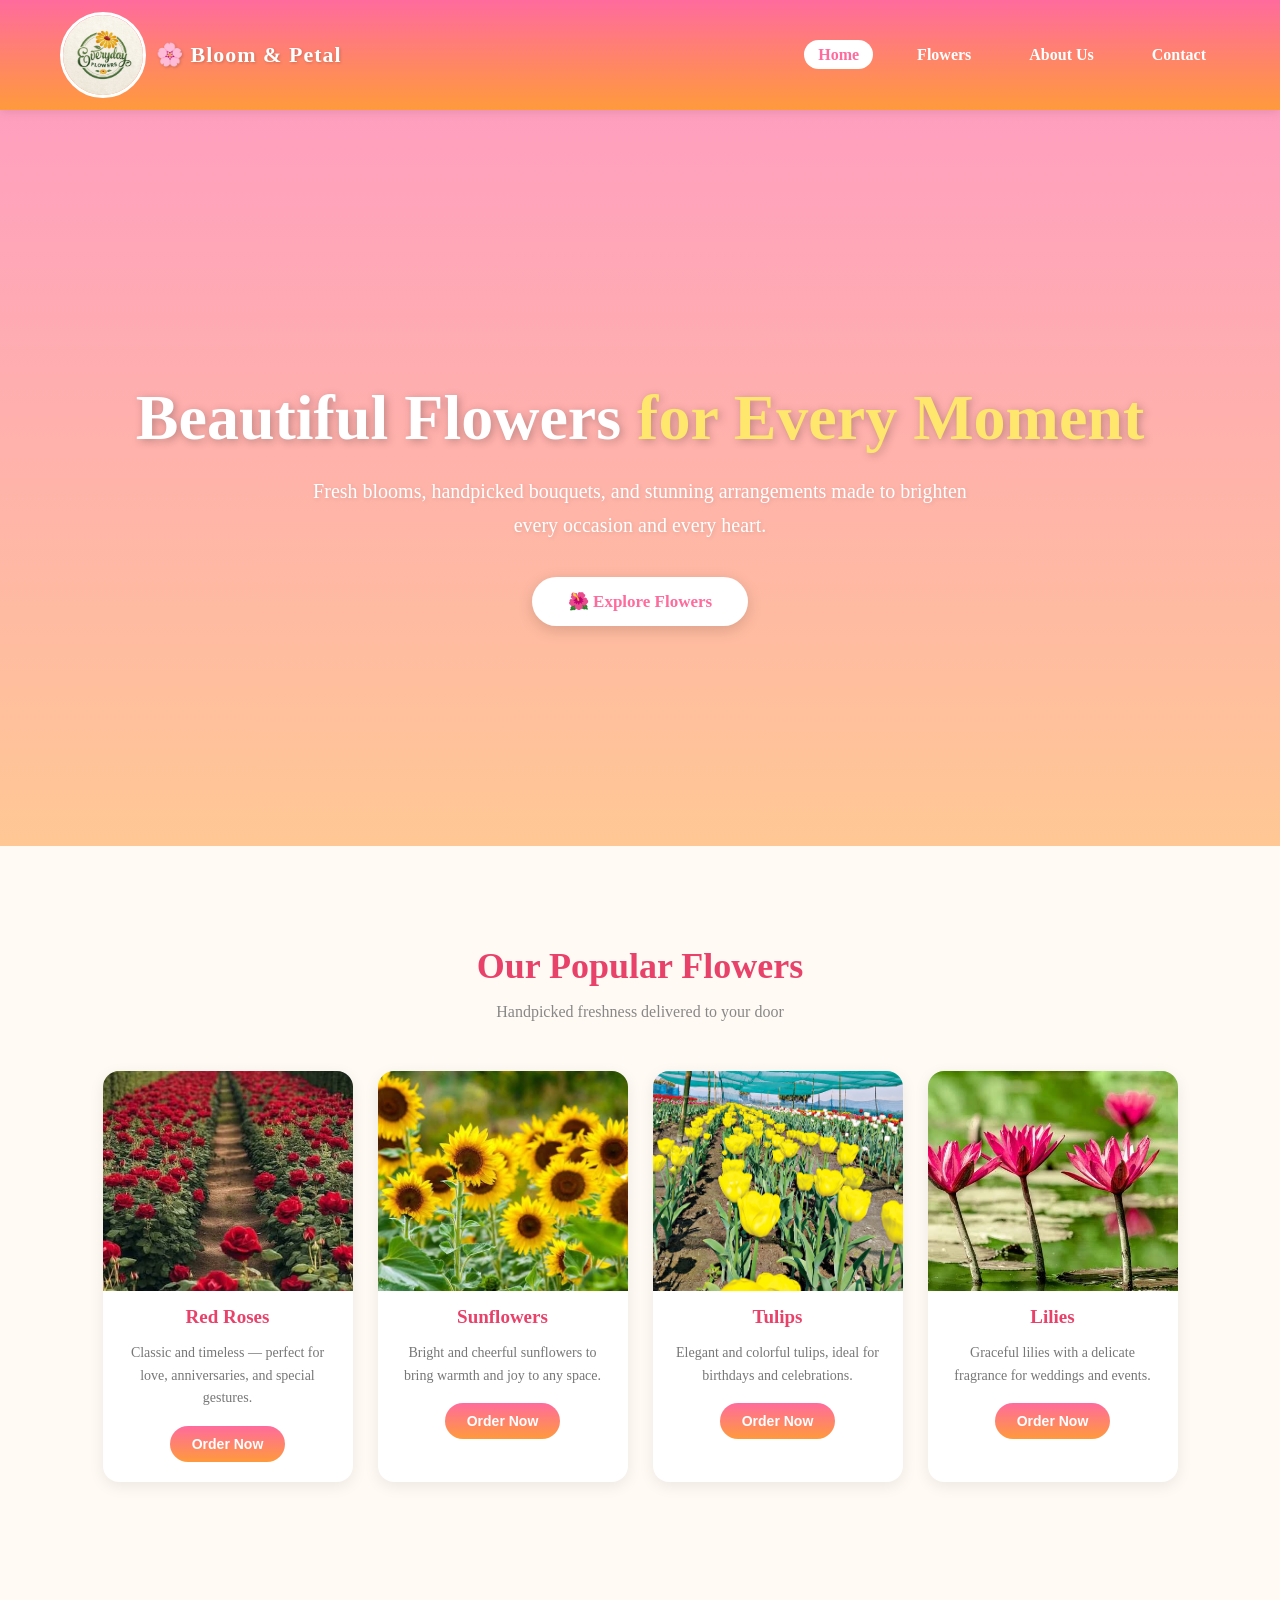
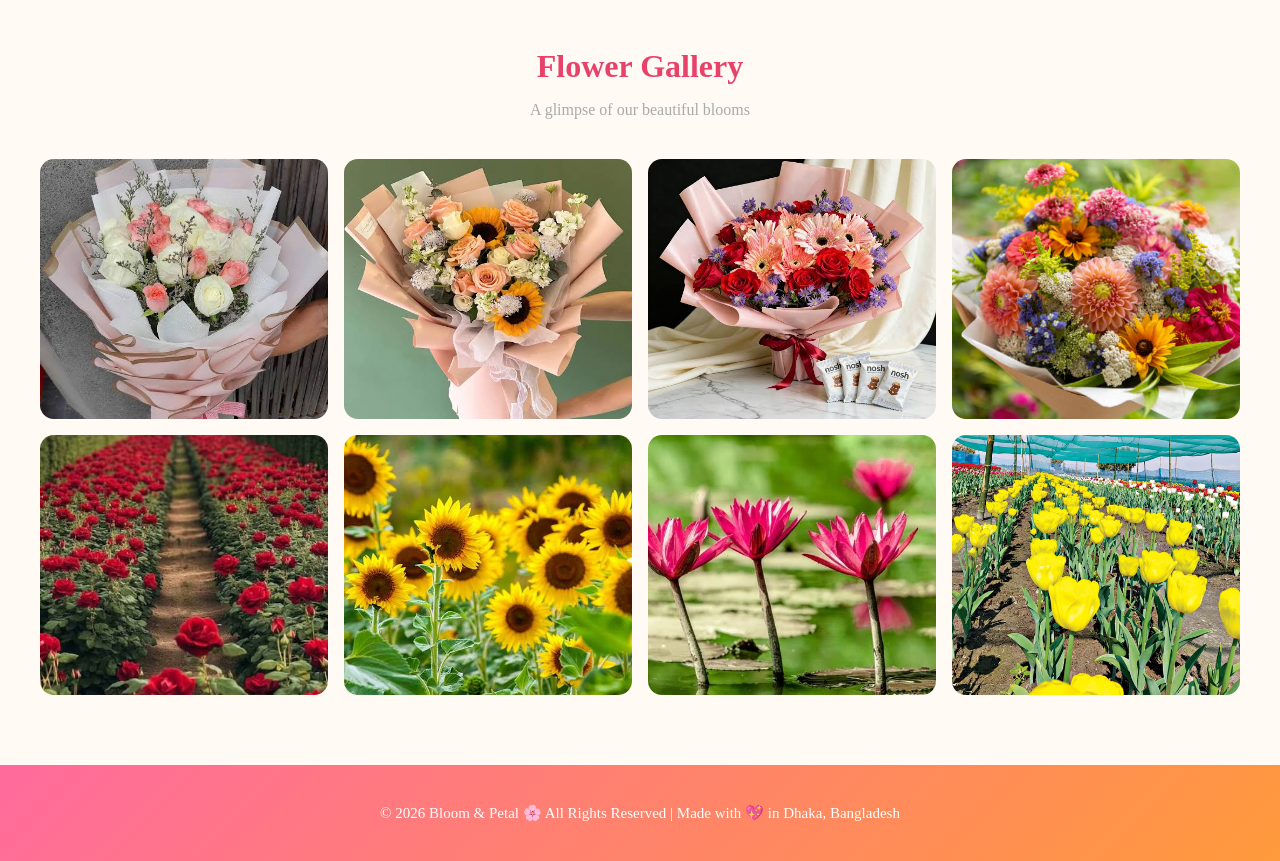
<file: index.html>
<!DOCTYPE html>
<html lang="en">

<head>
    <meta charset="UTF-8">
    <meta name="viewport" content="width=device-width, initial-scale=1.0">
    <title>Bloom & Petal - Flower Shop</title>
    <link rel="stylesheet" href="style.css">
</head>

<body>

    <!-- Header -->
    <header>
        <div class="navbar">
            <a href="index.html" class="logo">
                <img src="images/logo.png" alt="">
                <span class="logo-text">🌸 Bloom & Petal</span>
            </a>
            <div class="menus">
                <ul>
                    <li><a href="index.html" class="active">Home</a></li>
                    <li><a href="flowers.html">Flowers</a></li>
                    <li><a href="about.html">About Us</a></li>
                    <li><a href="contact.html">Contact</a></li>
                </ul>
            </div>
        </div>
    </header>

    <!-- Hero Section -->
    <section>
        <div class="hero">
            <div class="hero-content">
                <h1>Beautiful Flowers <span>for Every Moment</span></h1>
                <p>
                    Fresh blooms, handpicked bouquets, and stunning arrangements
                    made to brighten every occasion and every heart.
                </p>
                <a href="flowers.html" class="hero-btn">🌺 Explore Flowers</a>
            </div>
        </div>
    </section>

    <!-- Card Section -->
    <section class="card_section">
        <div class="container">
            <h2 class="section-title">Our Popular Flowers</h2>
            <p class="section-subtitle">Handpicked freshness delivered to your door</p>
            <div class="all_cards">

                <div class="card">
                    <div class="card_image">
                        <img src="images/rose.jpg" alt="Red Rose">
                    </div>
                    <h3>Red Roses</h3>
                    <p>Classic and timeless — perfect for love, anniversaries, and special gestures.</p>
                    <button><a href="#">Order Now</a></button>
                </div>

                <div class="card">
                    <div class="card_image">
                        <img src="images/sunflower.jpg" alt="Sunflower">
                    </div>
                    <h3>Sunflowers</h3>
                    <p>Bright and cheerful sunflowers to bring warmth and joy to any space.</p>
                    <button><a href="#">Order Now</a></button>
                </div>

                <div class="card">
                    <div class="card_image">
                        <img src="images/tulip.jpg" alt="Tulips">
                    </div>
                    <h3>Tulips</h3>
                    <p>Elegant and colorful tulips, ideal for birthdays and celebrations.</p>
                    <button><a href="#">Order Now</a></button>
                </div>

                <div class="card">
                    <div class="card_image">
                        <img src="images/lily.jpg" alt="Lily">
                    </div>
                    <h3>Lilies</h3>
                    <p>Graceful lilies with a delicate fragrance for weddings and events.</p>
                    <button><a href="#">Order Now</a></button>
                </div>

            </div>
        </div>
    </section>
    <!-- Image Gallery -->
    <section class="image_gallery">
        <div class="container">
            <h2 class="gallery_title">Flower Gallery</h2>
            <p class="gallery_subtitle">A glimpse of our beautiful blooms</p>

            <div class="images">
                <div class="card_image">
                    <img src="images/Bouquet 1.jpg" alt="">
                </div>
                <div class="card_image">
                    <img src="images/Bouquet 2.jpg" alt="">
                </div>
                <div class="card_image">
                    <img src="images/Bouquet 3.jpg" alt="">
                </div>
                <div class="card_image">
                    <img src="images/Bouquet 4.jpg" alt="">
                </div>
                
                <div class="card_image">
                    <img src="images/rose.jpg" alt="">
                </div>
                <div class="card_image">
                    <img src="images/sunflower.jpg" alt="">
                </div>
                <div class="card_image">
                    <img src="images/lily.jpg" alt="">
                </div>
                <div class="card_image">
                    <img src="images/tulip.jpg" alt="">
                </div>
            </div>
        </div>
    </section>

    <!-- Footer -->
    <footer>
        <p> &#169; 2026 Bloom & Petal 🌸 All Rights Reserved | Made with 💖 in Dhaka, Bangladesh</p>
    </footer>

</body>

</html>
</file>
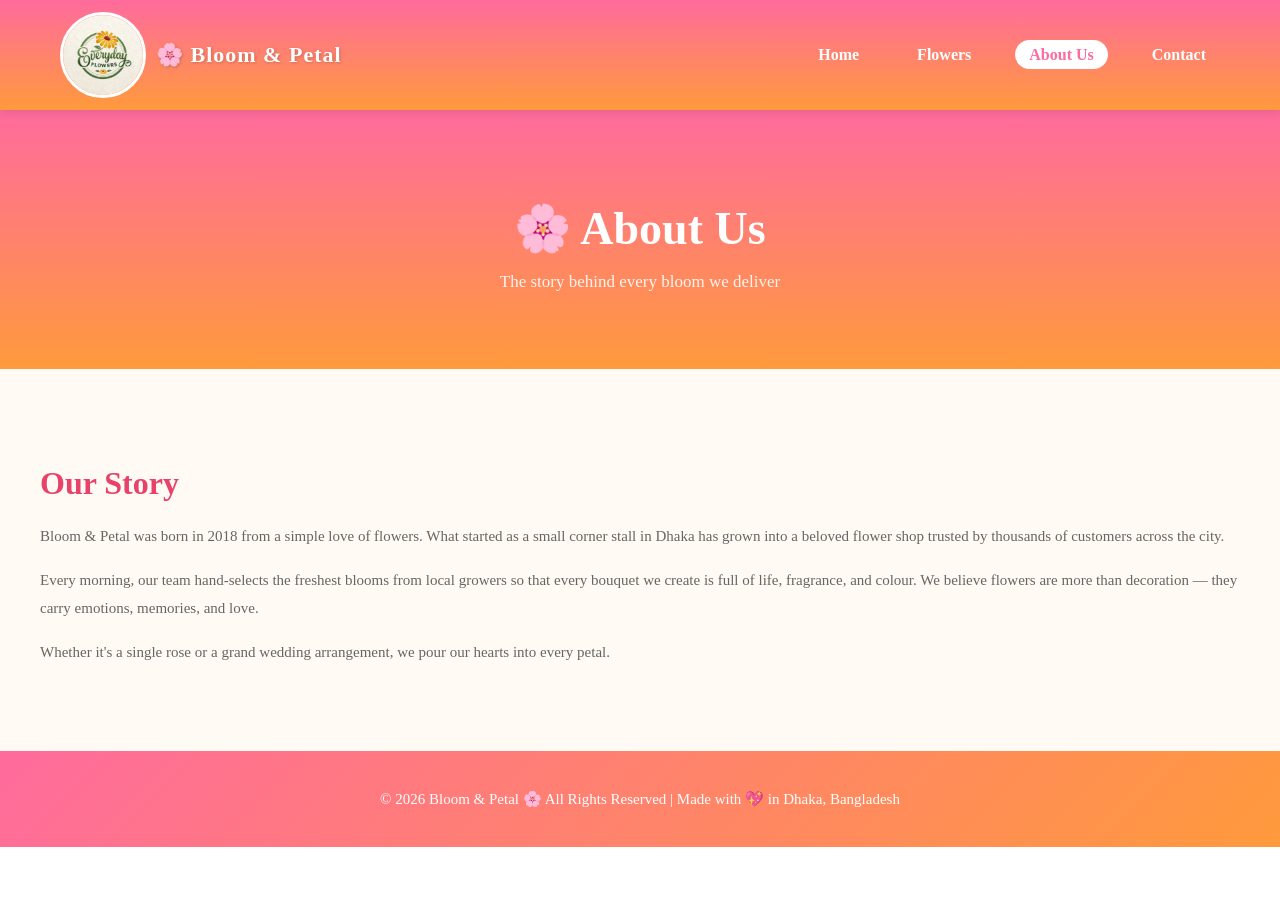
<file: about.html>
<!DOCTYPE html>
<html lang="en">

<head>
    <meta charset="UTF-8">
    <meta name="viewport" content="width=device-width, initial-scale=1.0">
    <title>About Us - Bloom & Petal</title>
    <link rel="stylesheet" href="style.css">
</head>

<body>

    <!-- Header -->
    <header>
        <div class="navbar">
            <a href="index.html" class="logo">
                <img src="images/logo.png" alt="">
                <span class="logo-text">🌸 Bloom & Petal</span>
            </a>
            <div class="menus">
                <ul>
                    <li><a href="index.html">Home</a></li>
                    <li><a href="flowers.html">Flowers</a></li>
                    <li><a href="about.html" class="active">About Us</a></li>
                    <li><a href="contact.html">Contact</a></li>
                </ul>
            </div>
        </div>
    </header>

    <!-- Page Hero -->
    <div class="page-hero">
        <h1>🌸 About Us</h1>
        <p>The story behind every bloom we deliver</p>
    </div>

    <!-- Our Story Section -->
    <section class="about_story">
        <div class="container">
            <div class="story_grid">
                <div class="story_text">
                    <h2>Our Story</h2>
                    <p>
                        Bloom & Petal was born in 2018 from a simple love of flowers. 
                        What started as a small corner stall in Dhaka has grown into a 
                        beloved flower shop trusted by thousands of customers across the city.
                    </p>
                    <p>
                        Every morning, our team hand-selects the freshest blooms from local 
                        growers so that every bouquet we create is full of life, fragrance, 
                        and colour. We believe flowers are more than decoration — they carry 
                        emotions, memories, and love.
                    </p>
                    <p>
                        Whether it's a single rose or a grand wedding arrangement, 
                        we pour our hearts into every petal.
                    </p>
                </div>
            </div>
        </div>
    </section>
    <!-- Footer -->
    <footer>
        <p> &#169; 2026 Bloom & Petal 🌸 All Rights Reserved | Made with 💖 in Dhaka, Bangladesh</p>
    </footer>

</body>

</html>
</file>
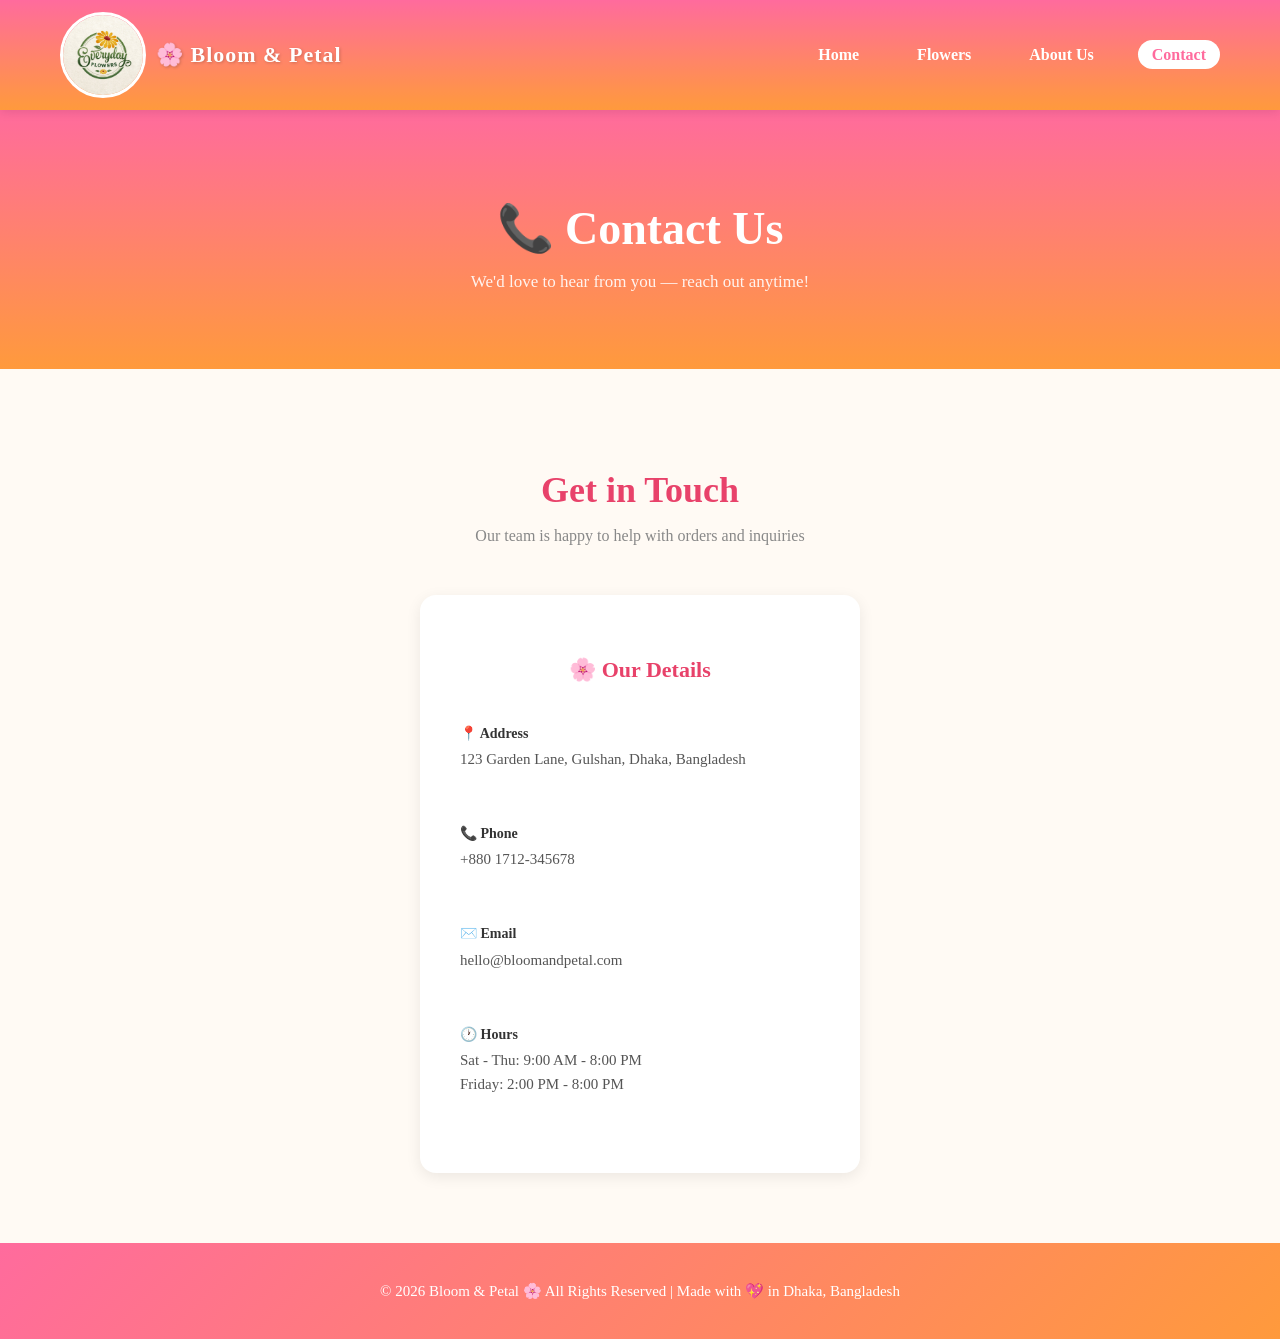
<file: contact.html>
<!DOCTYPE html>
<html lang="en">

<head>
    <meta charset="UTF-8">
    <meta name="viewport" content="width=device-width, initial-scale=1.0">
    <title>Contact - Bloom & Petal</title>
    <link rel="stylesheet" href="style.css">
</head>

<body>

    <!-- Header -->
    <header>
        <div class="navbar">
            <a href="index.html" class="logo">
                <img src="images/logo.png" alt="">
                <span class="logo-text">🌸 Bloom & Petal</span>
            </a>
            <div class="menus">
                <ul>
                    <li><a href="index.html">Home</a></li>
                    <li><a href="flowers.html">Flowers</a></li>
                    <li><a href="about.html">About Us</a></li>
                    <li><a href="contact.html" class="active">Contact</a></li>
                </ul>
            </div>
        </div>
    </header>

    <!-- Page Hero -->
    <div class="page-hero">
        <h1>📞 Contact Us</h1>
        <p>We'd love to hear from you — reach out anytime!</p>
    </div>

    <!-- Contact Section -->
    <section class="contact_section">
        <div class="container">
            <h2 class="section-title">Get in Touch</h2>
            <p class="section-subtitle">Our team is happy to help with orders and inquiries</p>

            <div class="contact_grid">

                <div class="contact_info">
                    <h3>🌸 Our Details</h3>

                    <div class="contact_item">
                        <p>
                            <strong> 📍 Address</strong>
                            123 Garden Lane, Gulshan, Dhaka, Bangladesh
                        </p>
                    </div>

                    <div class="contact_item">
                        <p>
                            <strong>📞 Phone</strong>
                            +880 1712-345678
                        </p>
                    </div>

                    <div class="contact_item">
                        <p>
                            <strong>✉️ Email</strong>
                            hello@bloomandpetal.com
                        </p>
                    </div>

                    <div class="contact_item">
                        <p>
                            <strong>🕐 Hours</strong>
                            Sat - Thu: 9:00 AM - 8:00 PM<br>
                            Friday: 2:00 PM - 8:00 PM  
                        </p>
                    </div>
                </div>
            </div>
        </div>
    </section>

    <!-- Footer -->
    <footer>
        <p> &#169; 2026 Bloom & Petal 🌸 All Rights Reserved | Made with 💖 in Dhaka, Bangladesh</p>
    </footer>

</body>

</html>
</file>
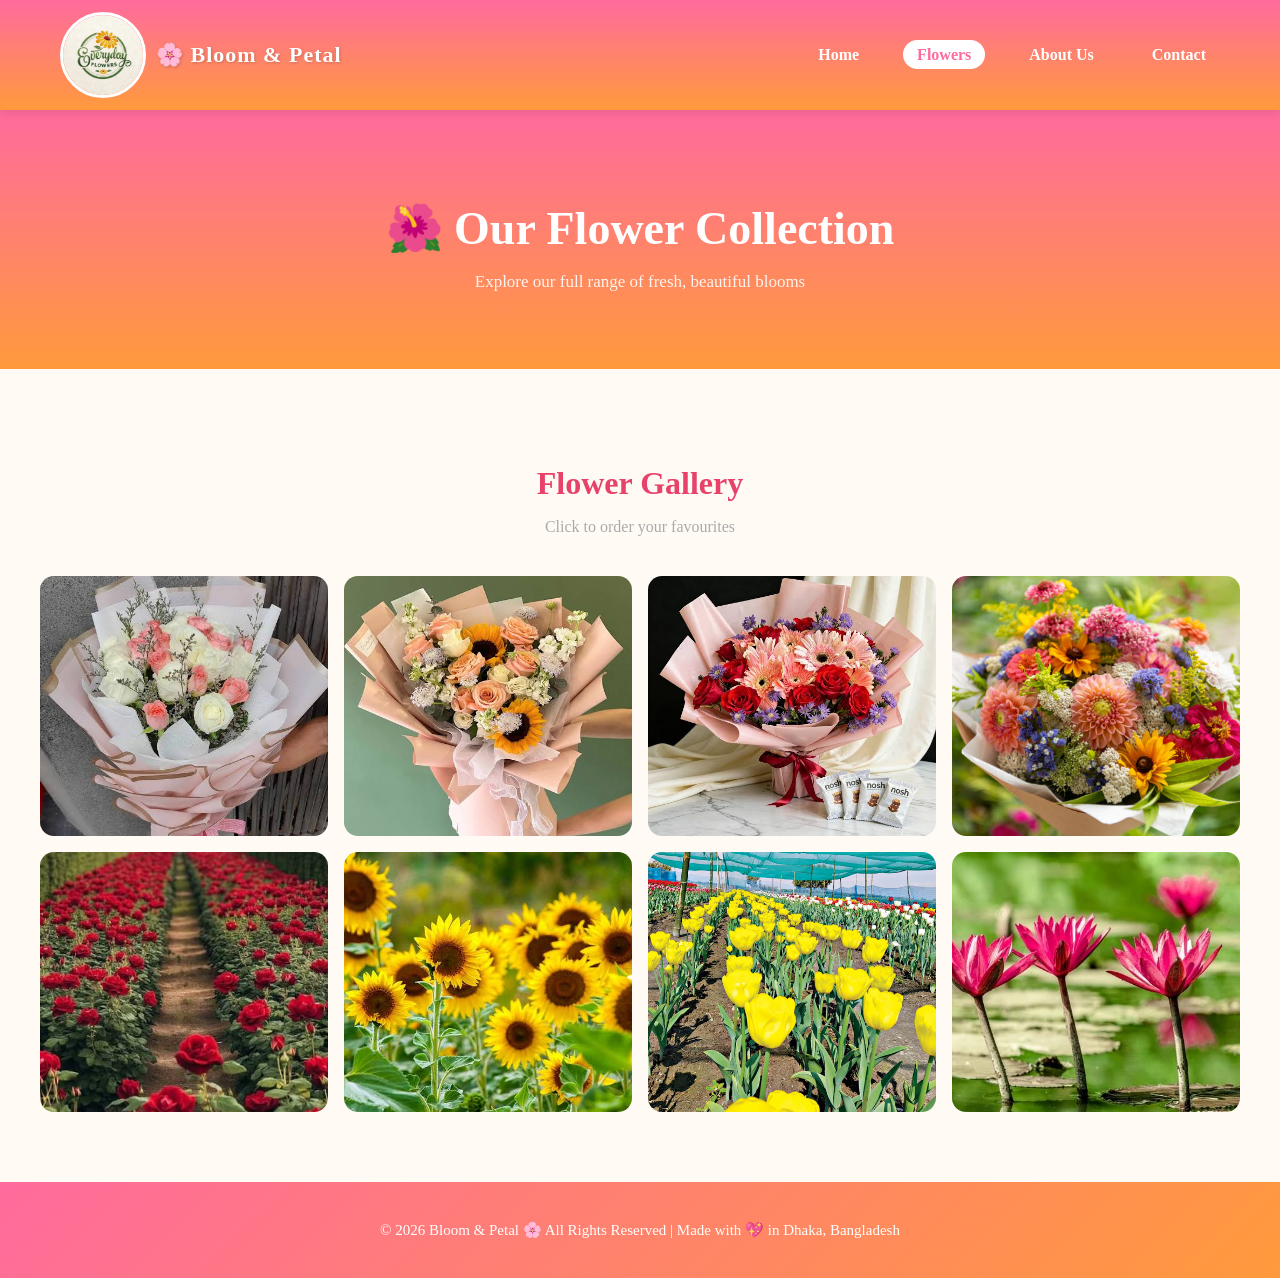
<file: flowers.html>
<!DOCTYPE html>
<html lang="en">

<head>
    <meta charset="UTF-8">
    <meta name="viewport" content="width=device-width, initial-scale=1.0">
    <title>Flowers - Bloom & Petal</title>
    <link rel="stylesheet" href="style.css">
</head>

<body>

    <!-- Header -->
    <header>
        <div class="navbar">
            <a href="index.html" class="logo">
                <img src="images/logo.png" alt="">
                <span class="logo-text">🌸 Bloom & Petal</span>
            </a>
            <div class="menus">
                <ul>
                    <li><a href="index.html">Home</a></li>
                    <li><a href="flowers.html" class="active">Flowers</a></li>
                    <li><a href="about.html">About Us</a></li>
                    <li><a href="contact.html">Contact</a></li>
                </ul>
            </div>
        </div>
    </header>

    <!-- Page Hero -->
    <div class="page-hero">
        <h1>🌺 Our Flower Collection</h1>
        <p>Explore our full range of fresh, beautiful blooms</p>
    </div>

    <!-- Flower Gallery -->
    <section class="image_gallery">
        <div class="container">
            <h2 class="gallery_title">Flower Gallery</h2>
            <p class="gallery_subtitle">Click to order your favourites</p>

            <div class="images">
                <div class="card_image">
                    <img src="images/Bouquet 1.jpg" alt="Bouquet 1">
                </div>
                <div class="card_image">
                    <img src="images/Bouquet 2.jpg" alt="Bouquet 2">
                </div>
                <div class="card_image">
                    <img src="images/Bouquet 3.jpg" alt="Bouquet 3">
                </div>
                <div class="card_image">
                    <img src="images/Bouquet 4.jpg" alt="">
                </div>
                <div class="card_image">
                    <img src="images/rose.jpg" alt="Roses">
                </div>
                <div class="card_image">
                    <img src="images/sunflower.jpg" alt="Sunflowers">
                </div>
                <div class="card_image">
                    <img src="images/tulip.jpg" alt="Tulips">
                </div>
                <div class="card_image">
                    <img src="images/lily.jpg" alt="">
                </div>
            </div>
        </div>
    </section>

    <!-- Footer -->
    <footer>
        <p> &#169; 2026 Bloom & Petal 🌸 All Rights Reserved | Made with 💖 in Dhaka, Bangladesh</p>
    </footer>

</body>

</html>
</file>
<file: style.css>
body{
    margin: 0;
    padding: 0;
    font-family: 'Segoe UI';
}

.container {
    max-width: 1200px;
    margin: 0 auto;
    padding: 0 20px;
}

/* ===== HEADER / NAVBAR ===== */

header {
    position: sticky;
    top: 0;
    z-index: 100;
    box-shadow: 0 2px 10px #0000001a;
}

.navbar {
    background: linear-gradient(#ff6b9d, #ff9a3c);
    display: flex;
    justify-content: space-between;
    align-items: center;
    padding: 12px 60px;
}

.logo {
    display: flex;
    align-items: center;
    gap: 10px;
    text-decoration: none;
}

.logo img {
    height: 80px;
    width:  80px;
    border-radius: 50%;
    border: 3px solid white;
    object-fit: cover;
}

.logo-text {
    color: white;
    font-size: 22px;
    font-weight: 800;
    letter-spacing: 1px;
    text-shadow: 1px 1px 3px #00000033;
}

.menus ul {
    display: flex;
    list-style: none;
    gap: 30px;
}

.menus ul li a {
    text-decoration: none;
    color: white;
    font-size: 16px;
    font-weight: 600;
    padding: 6px 14px;
    border-radius: 20px;
}

.menus ul li a:hover,
.menus ul li a.active {
    background: white;
    color: #ff6b9d;
}

/* ===== HERO SECTION ===== */

.hero {
    background-size: cover;
    background-position: center;
    position: relative;
    background: linear-gradient(#ff6b9da6, #ff9a3c8c);  
}
.hero-content {
    position: relative;
    padding: 220px 20px;
    text-align: center;
    color: white;
}

.hero-content h1 {
    font-size: 64px;
    font-weight: 900;
    line-height: 1.1;
    margin-bottom: 20px;
    text-shadow: 2px 2px 8px #00000040;
}

.hero-content h1 span {
    color: #ffe66d;
}

.hero-content p {
    font-size: 20px;
    width: 55%;
    margin: 0 auto 35px;
    line-height: 1.7;
    text-shadow: 1px 1px 4px #00000020;
}

.hero-btn {
    display: inline-block;
    background: white;
    color: #ff6b9d;
    text-decoration: none;
    font-size: 17px;
    font-weight: 700;
    padding: 14px 36px;
    border-radius: 30px;
    transition: transform 0.2s, box-shadow 0.2s;
    box-shadow: 0 4px 15px #00000026;
}

.hero-btn:hover {
    transform: translateY(-3px);
    box-shadow: 0 8px 20px #00000033;
}

/* ===== CARD SECTION ===== */

.card_section {
    padding: 70px 0;
    background: #fffaf4;
}

.section-title {
    text-align: center;
    font-size: 36px;
    font-weight: 800;
    color: #e8426a;
    margin-bottom: 10px;
}

.section-subtitle {
    text-align: center;
    color: #888;
    font-size: 16px;
    margin-bottom: 50px;
}

.all_cards {
    display: flex;
    justify-content: center;
    flex-wrap: wrap;
    gap: 25px;
}

.card {
    width: 250px;
    background: white;
    border-radius: 16px;
    overflow: hidden;
    box-shadow: 0 4px 15px #00000014;
    transition: transform 0.3s, box-shadow 0.3s;
    text-align: center;
    padding-bottom: 20px;
}

.card:hover {
    transform: translateY(-8px);
    box-shadow: 0 12px 30px #ff6b9da6;
}

.card_image {
    width: 100%;
    height: 220px;
    overflow: hidden;
}

.card_image img {
    width: 100%;
    height: 100%;
    object-fit: cover;
    transition: transform 0.4s;
}

.card:hover .card_image img {
    transform: scale(1.07);
}

.card h3 {
    color: #e8426a;
    margin: 15px 0 8px;
    font-size: 19px;
    font-weight: 700;
}

.card p {
    color: #777;
    font-size: 14px;
    padding: 0 15px;
    margin-bottom: 16px;
    line-height: 1.6;
}

.card button {
    background: linear-gradient(#ff6b9d, #ff9a3c);
    border: none;
    padding: 10px 22px;
    border-radius: 20px;
    cursor: pointer;
    transition: opacity 0.2s, transform 0.2s;
}

.card button:hover {
    opacity: 0.88;
    transform: scale(1.04);
}

.card button a {
    text-decoration: none;
    color: white;
    font-weight: 700;
    font-size: 14px;
}

/* ===== GALLERY SECTION ===== */

.image_gallery {
    padding: 70px 0;
    background: #fffaf4;
}

.gallery_title {
    text-align: center;
    color: #e8426a;
    font-size: 32px;
    font-weight: 800;
    margin-bottom: 10px;
}

.gallery_subtitle {
    text-align: center;
    color: #aaa;
    margin-bottom: 40px;
}

.images {
    display: grid;
    grid-template-columns: repeat(4, 1fr);
    gap: 16px;
}

.images .card_image {
    border-radius: 14px;
    overflow: hidden;
    height: 260px;
    cursor: pointer;
}

.images .card_image img {
    transition: transform 0.4s;
}

.images .card_image:hover img {
    transform: scale(1.08);
}

/* ===== PAGE TITLE ===== */

.page-hero {
    background: linear-gradient(#ff6b9d, #ff9a3c);
    padding: 60px 20px;
    text-align: center;
    color: white;
}

.page-hero h1 {
    font-size: 46px;
    font-weight: 900;
    margin-bottom: 10px;
}

.page-hero p {
    font-size: 17px;
    opacity: 0.9;
}

/* ===== CONTACT PAGE ===== */

.contact_section {
    padding: 70px 20px;
    background: #fffaf4;
}

.contact_grid {
    display: flex;
    justify-content: center;
    gap: 50px;
    flex-wrap: wrap;
    margin-top: 20px;
}

.contact_info {
    background: white;
    border-radius: 16px;
    padding: 40px;
    box-shadow: 0 4px 15px rgba(0,0,0,0.08);
    width: 360px;
}

.contact_info h3 {
    color: #e8426a;
    text-align: center;
    font-size: 22px;
    font-weight: 800;
    margin-bottom: 25px;
}

.contact_item {
    display: flex;
    align-items: flex-start;
    gap: 15px;
    margin-bottom: 22px;
}
.contact_item p {
    color: #555;
    font-size: 15px;
    line-height: 1.6;
}

.contact_item strong {
    display: block;
    color: #333;
    font-size: 14px;
    margin-bottom: 2px;
}

/* ===== ABOUT PAGE ===== */

.about_story {
    padding: 70px 20px;
    background: #fffaf4;
}

.story_grid {
    display: flex;
    gap: 50px;
    align-items: center;
    flex-wrap: wrap;
}
.story_text {
    flex: 1;
    min-width: 280px;
}

.story_text h2 {
    color: #e8426a;
    font-size: 32px;
    font-weight: 800;
    margin-bottom: 20px;
}

.story_text p {
    color: #666;
    font-size: 15px;
    line-height: 1.9;
    margin-bottom: 15px;
}
/* ===== FOOTER ===== */

footer {
    background: linear-gradient(135deg, #ff6b9d, #ff9a3c);
    color: white;
    text-align: center;
    padding: 24px 20px;
    font-size: 15px;
    font-weight: 500;
}

footer a {
    color: #ffe66d;
    text-decoration: none;
}
</file>
